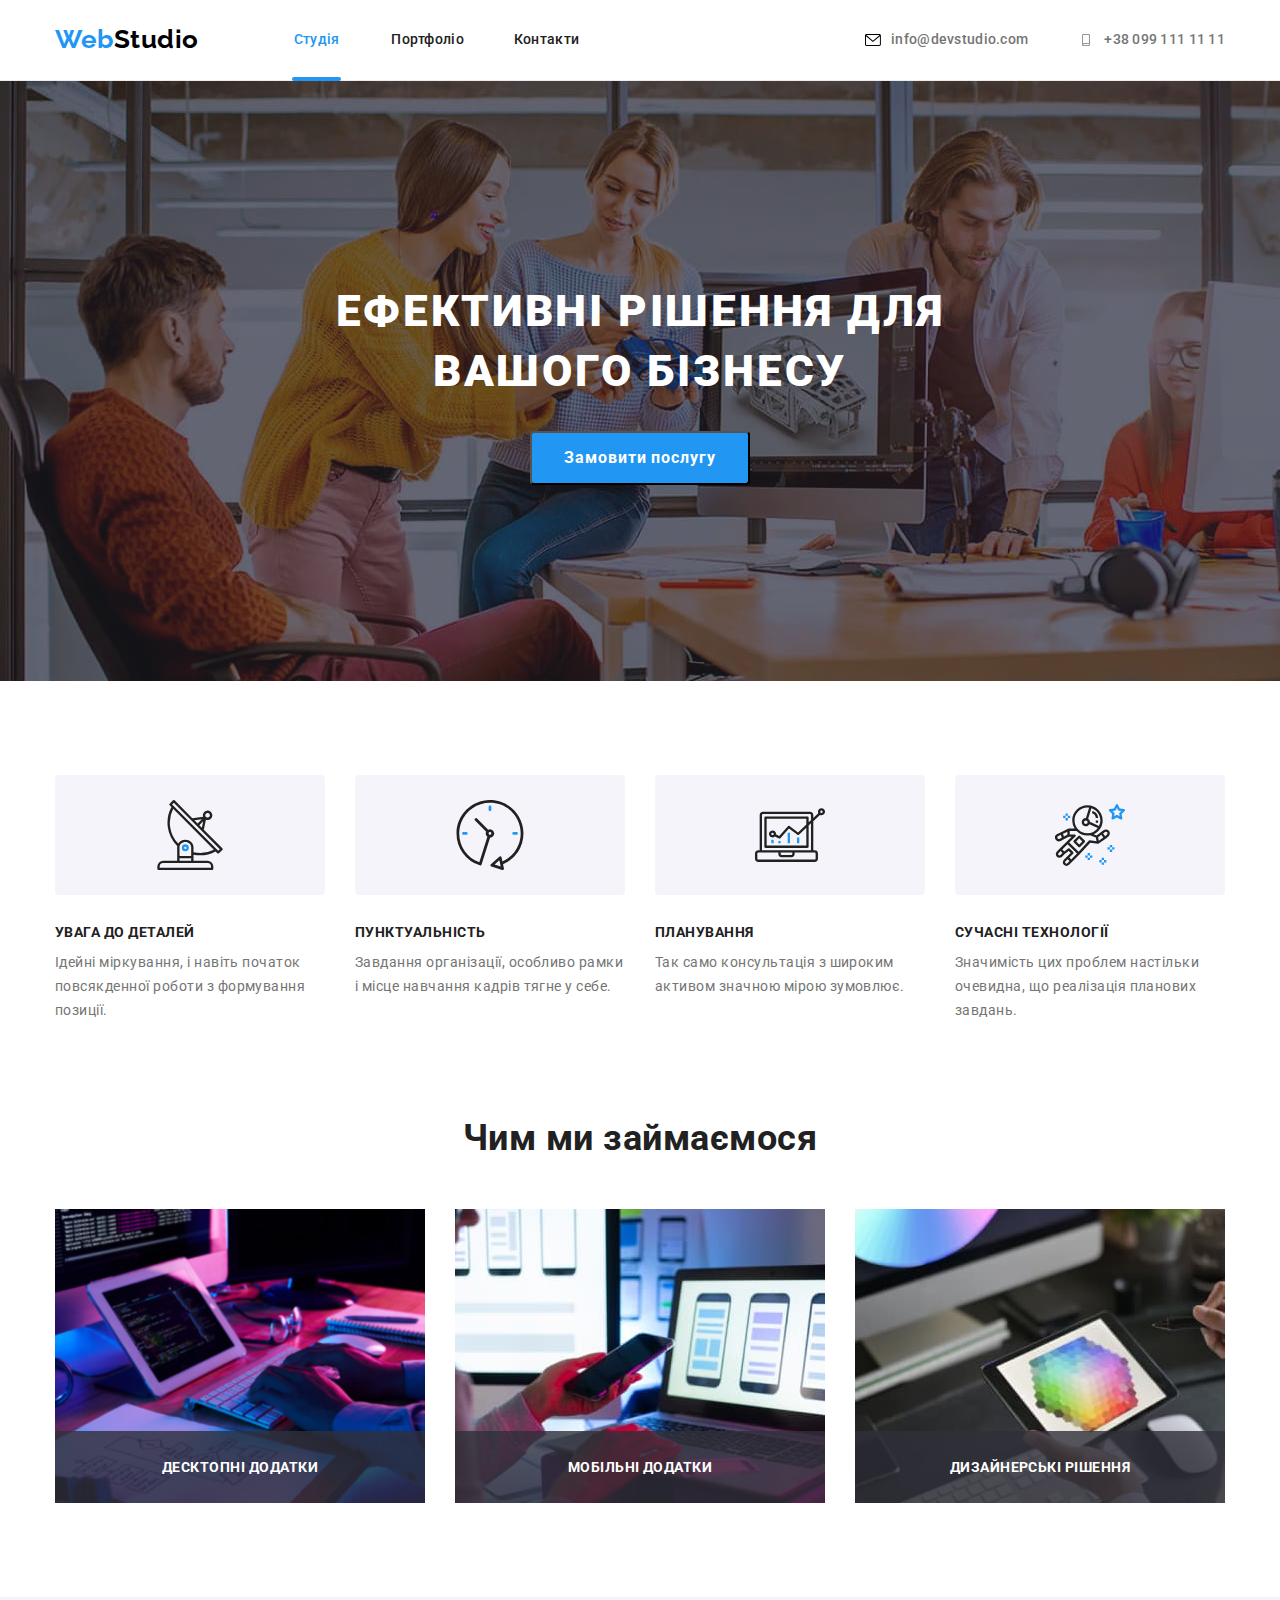
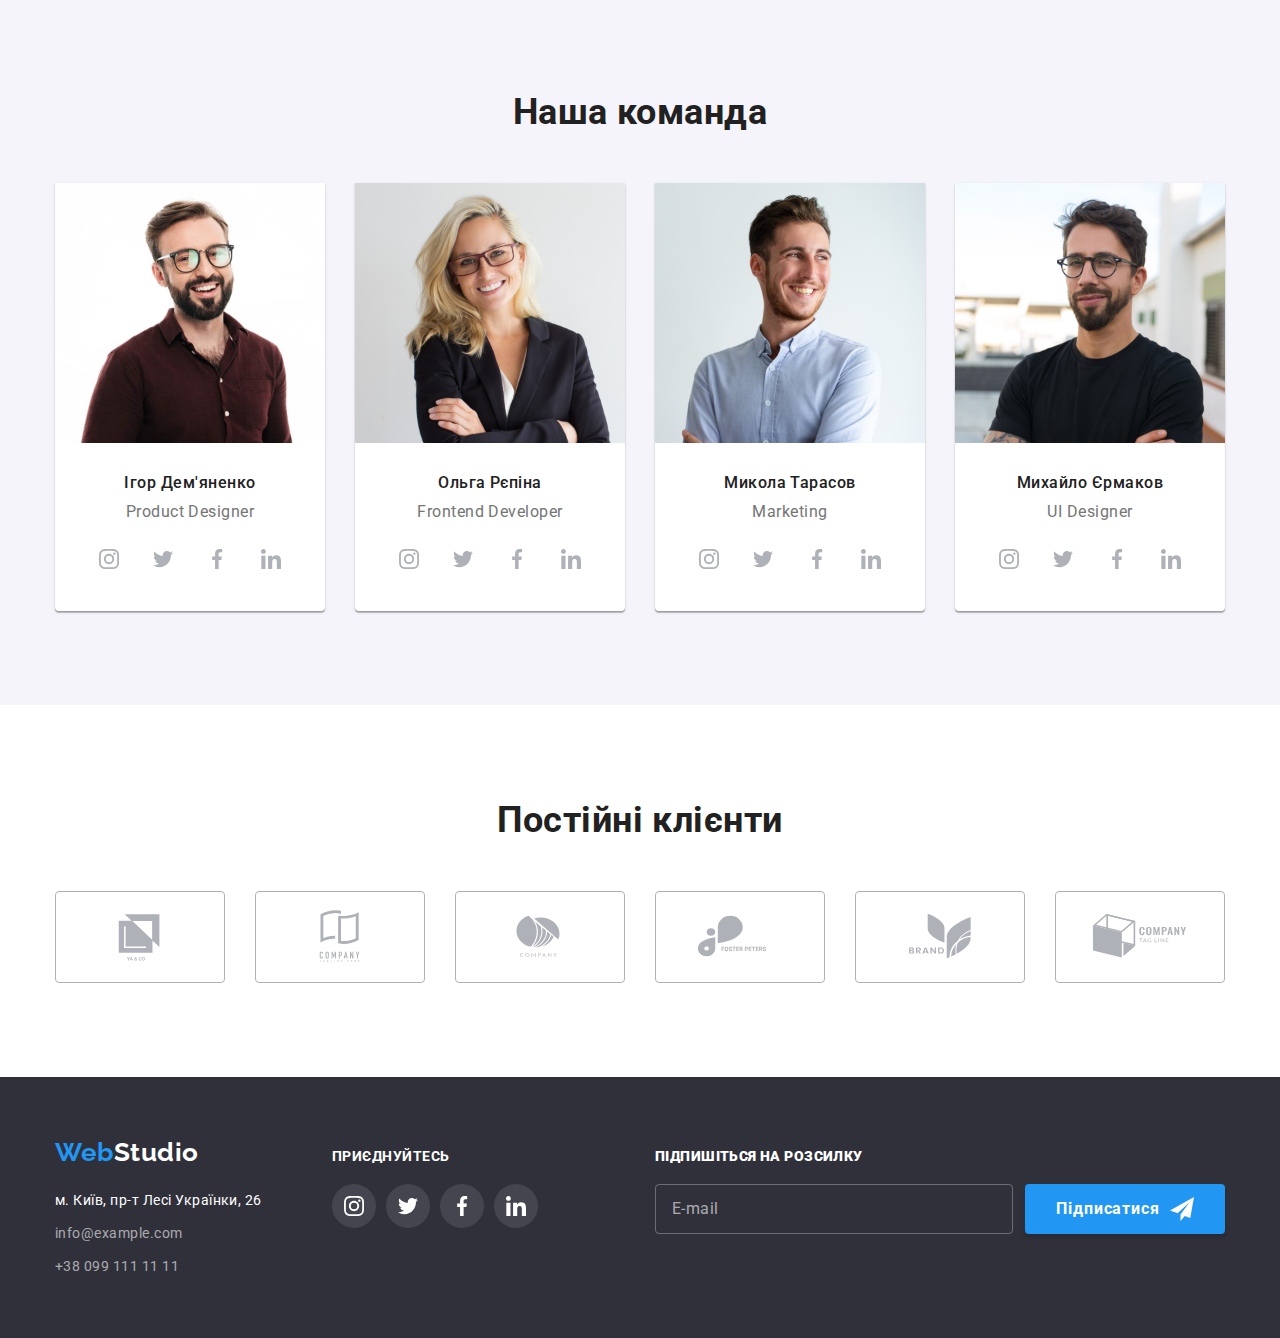
<file: index.html>
<!DOCTYPE html>
<html lang="ru">
  <head>
    <meta charset="UTF-8" />
    <meta http-equiv="X-UA-Compatible" content="IE=edge" />
    <meta name="viewport" content="width=device-width, initial-scale=1.0" />
    <title>WebStudio</title>
    <link rel="preconnect" href="https://fonts.googleapis.com" />
    <link rel="preconnect" href="https://fonts.gstatic.com" crossorigin />
    <link
      href="https://fonts.googleapis.com/css2?family=Raleway:wght@700&family=Roboto:wght@400;500;700;900&display=swap"
      rel="stylesheet"
    />
    <link
      rel="stylesheet"
      href="https://cdnjs.cloudflare.com/ajax/libs/modern-normalize/1.1.0/modern-normalize.min.css"
    />
    <link rel="stylesheet" href="./css/main.min.css">
  </head>

  <body>

    <!--Шапка сайта-->
    
    <header class="header">
      <div class="header__container container">
        <nav class="header__nav">
          <a href="./index.html" lang="en" class="logo link"
            >Web<span class="logo__accent--black">Studio</span></a
          >
          <ul class="header__list list">
            <li class="header__item">
              <a href="./index.html" class="header__link link header__link--current"
                >Студія
              </a>
            </li>
            <li class="header__item">
              <a href="./portfolio.html" class="header__link link"
                >Портфоліо</a
              >
            </li>
            <li class="header__item">
              <a href="#" class="header__link link">Контакти</a>
            </li>
          </ul>
        </nav>

        <ul class="contacts list">
          <li class="contacts__item">
            <a
              href="mailto:info@devstudio.com"
              class="contacts__link link"
            >
              <svg class="contact__icon" width="16" height="12">
                <use href="./images/icons.svg#icon-massage"></use>
              </svg>
              info@devstudio.com
            </a>
          </li>
          <li class="contacts__item">
            <a href="tel:+380991111111" class="contacts__link link">
              <svg class="contacts__icon" width="16" height="12">
                <use href="./images/icons.svg#icon-smartphone"></use>
              </svg>
              +38 099 111 11 11
            </a>
          </li>
        </ul>

      </div>
    </header>
    <main>

      <!--Hero-->

      <section class="hero owerlay">
        <div class="container">
          <h1 class="hero__title">Ефективні рішення для вашого бізнесу</h1>
          <button type="button" class="hero__btn" data-modal-open>
            Замовити послугу
          </button>
        </div>
      </section>

      <!--Benefits-->

      <section class="benefits section">
        <div class="container">

          <h2 class="visually-hidden">Переваги</h2>

          <ul class="benefits__list list">
            <li class="benefits__item">
              <div class="benefits__container">
                <svg class="benefits__icon" width="70" height="70">
                  <use href="./images/icons.svg#icon-antena"></use>
                </svg>
              </div>
              <h3 class="benefits__title">Увага до деталей</h3>
              <p class="benefits__descr">
                Ідейні міркування, і навіть початок повсякденної роботи з
                формування позиції.
              </p>
            </li>
            <li class="benefits__item">
              <div class="benefits__container">
                <svg class="benefits__icon" width="70" height="70">
                  <use href="./images/icons.svg#icon-clock"></use>
                </svg>
              </div>
              <h3 class="benefits__title">Пунктуальність</h3>
              <p class="benefits__descr">
                Завдання організації, особливо рамки і місце навчання кадрів
                тягне у себе.
              </p>
            </li>
            <li class="benefits__item">
              <div class="benefits__container">
                <svg class="benefits__icon" width="70" height="70">
                  <use href="./images/icons.svg#icon-diagram"></use>
                </svg>
              </div>
              <h3 class="benefits__title">Планування</h3>
              <p class="benefits__descr">
                Так само консультація з широким активом значною мірою зумовлює.
              </p>
            </li>
            <li class="benefits__item">
              <div class="benefits__container">
                <svg class="benefits__icon" width="70" height="70">
                  <use href="./images/icons.svg#icon-astronaut"></use>
                </svg>
              </div>
              <h3 class="benefits__title">Сучасні технології</h3>
              <p class="benefits__descr">
                Значимість цих проблем настільки очевидна, що реалізація
                планових завдань.
              </p>
            </li>
          </ul>
        </div>
      </section>

      <!--Actions-->
      
      <section class="actions section">
        <div class="container">
          <h2 class="actions__title title">Чим ми займаємося</h2>
          <ul class="actions__list list">
            <li class="actions__item">
              <div class="actions__thumb">
                <img
                  src="./images/action1.jpg"
                  alt="Процесс створення додатку"
                  width="370"
                  height="294"
                  class="actions__img"
                />
                <p class="actions__descr">Десктопні додатки</p>
              </div>
            </li>
            <li class="actions__item">
              <div class="actions__thumb">
                <img
                  src="./images/action2.jpg"
                  alt="Процесс створення додатку"
                  width="370"
                  height="294"
                  class="actions__img"
                />
                <p class="actions__descr">Мобільні додатки</p>
              </div>
            </li>
            <li class="actions__item">
              <div class="actions__thumb">
                <img
                  src="./images/action3.jpg"
                  alt="Процесс розробки дизайну"
                  width="370"
                  height="294"
                  class="actions__img"
                />
                <p class="actions__descr">Дизайнерські рішення</p>
              </div>
            </li>
          </ul>
        </div>
      </section>

      <!--Команда-->
      <section class="team section">
        <div class="container">
          <h2 class="team__title title">Наша команда</h2>
          <ul class="team__list list">
            <li class="team__item">
              <img
                src="./images/mentor1.jpg"
                alt="Игорь Демьяненко"
                width="270"
                height="260"
                class="team__img"
              />
              <div class="team__container">
                <h3 class="team__sub-title">Ігор Дем'яненко</h3>
                <p lang="en" class="team__descr">Product Designer</p>
                <ul class="social list">
                  <li class="social__item">
                    <a href="" class="social__link link">
                      <svg class="social__icon" width="20" height="20">
                        <use href="./images/icons.svg#icon-instagram"></use>
                      </svg>
                    </a>
                  </li>
                  <li class="social__item">
                    <a href="" class="social__link link"
                      ><svg class="social__icon" width="20" height="20">
                        <use href="./images/icons.svg#icon-twitter"></use></svg
                    ></a>
                  </li>
                  <li class="social__item">
                    <a href="" class="social__link link"
                      ><svg class="social__icon" width="20" height="20">
                        <use href="./images/icons.svg#icon-facebook"></use></svg
                    ></a>
                  </li>
                  <li class="social__item">
                    <a href="" class="social__link link"
                      ><svg class="social__icon" width="20" height="20">
                        <use href="./images/icons.svg#icon-linkedin"></use></svg
                    ></a>
                  </li>
                </ul>
              </div>
            </li>
            <li class="team__item">
              <img
                src="./images/mentor2.jpg"
                alt="Ольга Репина"
                width="270"
                height="260"
                class="team__img"
              />
              <div class="team__container">
                <h3 class="team__sub-title">Ольга Рєпіна</h3>
                <p lang="en" class="team__descr">Frontend Developer</p>
                <ul class="social list">
                  <li class="social__item">
                    <a href="" class="social__link link">
                      <svg class="social__icon" width="20" height="20">
                        <use href="./images/icons.svg#icon-instagram"></use>
                      </svg>
                    </a>
                  </li>
                  <li class="social__item">
                    <a href="" class="social__link link"
                      ><svg class="social__icon" width="20" height="20">
                        <use href="./images/icons.svg#icon-twitter"></use></svg
                    ></a>
                  </li>
                  <li class="social__item">
                    <a href="" class="social__link link"
                      ><svg class="social__icon" width="20" height="20">
                        <use href="./images/icons.svg#icon-facebook"></use></svg
                    ></a>
                  </li>
                  <li class="social__item">
                    <a href="" class="social__link link"
                      ><svg class="social__icon" width="20" height="20">
                        <use href="./images/icons.svg#icon-linkedin"></use></svg
                    ></a>
                  </li>
                </ul>
              </div>
            </li>
            <li class="team__item">
              <img
                src="./images/mentor3.jpg"
                alt="Николай Тарасов"
                width="270"
                height="260"
                class="team__img"
              />
              <div class="team__container">
                <h3 class="team__sub-title">Микола Тарасов</h3>
                <p lang="en" class="team__descr">Marketing</p>
                <ul class="social list">
                  <li class="social__item">
                    <a href="" class="social__link link">
                      <svg class="social__icon" width="20" height="20">
                        <use href="./images/icons.svg#icon-instagram"></use>
                      </svg>
                    </a>
                  </li>
                  <li class="social__item">
                    <a href="" class="social__link link"
                      ><svg class="social__icon" width="20" height="20">
                        <use href="./images/icons.svg#icon-twitter"></use></svg
                    ></a>
                  </li>
                  <li class="social__item">
                    <a href="" class="social__link link"
                      ><svg class="social__icon" width="20" height="20">
                        <use href="./images/icons.svg#icon-facebook"></use></svg
                    ></a>
                  </li>
                  <li class="social__item">
                    <a href="" class="social__link link"
                      ><svg class="social__icon" width="20" height="20">
                        <use href="./images/icons.svg#icon-linkedin"></use></svg
                    ></a>
                  </li>
                </ul>
              </div>
            </li>
            <li class="team__item">
              <img
                src="./images/mentor4.jpg"
                alt="Михаил Ермаков"
                width="270"
                height="260"
                class="team__img"
              />
              <div class="team__container">
                <h3 class="team__sub-title">Михайло Єрмаков</h3>
                <p lang="en" class="team__descr">UI Designer</p>
                <ul class="social list">
                  <li class="social__item">
                    <a href="" class="social__link link">
                      <svg class="social__icon" width="20" height="20">
                        <use href="./images/icons.svg#icon-instagram"></use>
                      </svg>
                    </a>
                  </li>
                  <li class="social__item">
                    <a href="" class="social__link link"
                      ><svg class="social__icon" width="20" height="20">
                        <use href="./images/icons.svg#icon-twitter"></use></svg
                    ></a>
                  </li>
                  <li class="social__item">
                    <a href="" class="social__link link"
                      ><svg class="social__icon" width="20" height="20">
                        <use href="./images/icons.svg#icon-facebook"></use></svg
                    ></a>
                  </li>
                  <li class="social__item">
                    <a href="" class="social__link link"
                      ><svg class="social__icon" width="20" height="20">
                        <use href="./images/icons.svg#icon-linkedin"></use></svg
                    ></a>
                  </li>
                </ul>
              </div>
            </li>
          </ul>
        </div>
      </section>

      <!-- Клиенты -->

      <section class="clients section">
        <div class="container">
          <h2 class="clients__title title">Постійні клієнти</h2>
          <ul class="logotipes list">
            <li class="logotipes__item">
              <a href="" class="logotipes__link link">
                <svg class="logotipes__icon" width="106" height="60">
                  <use href="./images/icons.svg#icon-yaco"></use>
                </svg>
              </a>
            </li>
            <li class="logotipes__item">
              <a href="" class="logotipes__link link">
                <svg class="logotipes__icon" width="106" height="60">
                  <use href="./images/icons.svg#icon-company-th"></use>
                </svg>
              </a>
            </li>
            <li class="logotipes__item">
              <a href="" class="logotipes__link link">
                <svg class="logotipes__icon" width="106" height="60">
                  <use href="./images/icons.svg#icon-company"></use>
                </svg>
              </a>
            </li>
            <li class="logotipes__item">
              <a href="" class="logotipes__link link">
                <svg class="logotipes__icon" width="106" height="60">
                  <use href="./images/icons.svg#icon-fp"></use>
                </svg>
              </a>
            </li>
            <li class="logotipes__item">
              <a href="" class="logotipes__link link">
                <svg class="logotipes__icon" width="106" height="60">
                  <use href="./images/icons.svg#icon-brand"></use>
                </svg>
              </a>
            </li>
            <li class="logotipes__item">
              <a href="" class="logotipes__link link">
                <svg class="logotipes__icon" width="106" height="60">
                  <use href="./images/icons.svg#icon-company-tl"></use>
                </svg>
              </a>
            </li>
          </ul>
        </div>
      </section>
    </main>

    <!-- FOOTER -->

    <footer class="footer">
      <div class="container footer__container">
        <div>
          <a href="./index.html" lang="en" class="logo link"
            >Web<span class="logo__accent--white">Studio</span></a
          >
          <address class="address">
            <p class="address__text">м. Київ, пр-т Лесі Українки, 26</p>
            <ul class="address__list list">
              <li class="address__item">
                <a href="mailto:info@example.com" class="address__link link"
                  >info@example.com</a
                >
              </li>
              <li class="address_item">
                <a href="tel:+380991111111" class="address__link link">
                  +38 099 111 11 11
                </a>
              </li>
            </ul>
          </address>
        </div>

        <div class="join">
          <h2 class="join__title">Приєднуйтесь</h2>
          <ul class="join__list list">
            <li class="join__item">
              <a href="" class="join__link link">
                <svg class="join__icon" width="20" height="20px">
                  <use href="./images/icons.svg#icon-instagram"></use>
                </svg>
              </a>
            </li>
            <li class="join__item">
              <a href="" class="join__link link">
                <svg class="join__icon" width="20" height="20px">
                  <use href="./images/icons.svg#icon-twitter"></use>
                </svg>
              </a>
            </li>
            <li class="join__item">
              <a href="" class="join__link link">
                <svg class="join__icon" width="20" height="20px">
                  <use href="./images/icons.svg#icon-facebook"></use>
                </svg>
              </a>
            </li>
            <li class="join__item">
              <a href="" class="join__link link">
                <svg class="join__icon" width="20" height="20px">
                  <use href="./images/icons.svg#icon-linkedin"></use>
                </svg>
              </a>
            </li>
          </ul>
        </div>
        
        <form class="footer-form">
          <div class="footer-form__container">
            <div class="footer-form__wrap">
              <label for="footer-input" class="footer-form__label"
                ><b>Підпишіться на розсилку</b></label
              >
              <input
                type="email"
                id="footer-input"
                class="footer-form__input"
                name="footer-mail"
                placeholder="E-mail"
              />
            </div>
            <button type="submit" class="footer-form__button">
              Підписатися
              <svg class="footer-form__icon" width="24" height="24">
                <use href="./images/icons.svg#icon-send"></use>
              </svg>
            </button>
          </div>
        </form>
      </div>
    </footer>

    <!-- MODAL -->

    <div class="backdrop is-hidden" data-modal>
      <div class="modal">
        <button type="button" class="modal__close" data-modal-close>
          <svg class="modal__icon" width="18" height="18">
            <use href="./images/icons.svg#icon-modal-close-button"></use>
          </svg>
        </button>
        <h2 class="modal__title">Залиште свої дані, ми вам передзвонимо</h2>
        <form class="modal-form">
          <div class="modal-form__field">
            <label for="name" class="modal-form__label">Ім'я</label>
            <div class="modal-form__wrap">
              <input
                type="text"
                name="name"
                id="name"
                class="modal-form__input"
              />
              <svg class="modal-form__icon" width="18" height="18">
                <use href="./images/icons.svg#icon-person"></use>
              </svg>
            </div>
          </div>
          <div class="modal-form__field">
            <label for="phone" class="modal-form__label">Телефон</label>
            <div class="modal-form__wrap">
              <input
                type="text"
                name="phone"
                id="phone"
                class="modal-form__input"
              />
              <svg class="modal-form__icon" width="18" height="18">
                <use href="./images/icons.svg#icon-phone-black"></use>
              </svg>
            </div>
          </div>
          <div class="modal-form__field">
            <label for="mail" class="modal-form__label">Пошта</label>
            <div class="modal-form__wrap">
              <input
                type="email"
                name="mail"
                id="mail"
                class="modal-form__input"
              />
              <svg class="modal-form__icon" width="18" height="18">
                <use href="./images/icons.svg#icon-email"></use>
              </svg>
            </div>
          </div>
          <label for="comment" class="modal-form__label">Коментар</label>
          <textarea
            name="comment"
            id="comment"
            class="modal-form__textarea"
            placeholder="Введіть текст"
          ></textarea>
          <div class="policy">
            <input
              type="checkbox"
              id="policy"
              name="policy"
              class="policy__input visually-hidden"
              value="true"
              required
            />
            <label for="policy" class="policy__label">
              <span class="policy__check">
                <svg class="policy__icon" width="13" height="10">
                  <use href="./images/icons.svg#icon-policy-icon"></use>
                </svg>
              </span>
              Погоджуюся з розсилкою та приймаю
              <a href="" class="policy__link link">Умови договору</a>
            </label>
          </div>
          <button type="submit" class="modal-form__btn">Відправити</button>
        </form>
      </div>
    </div>
    <script src="./js/modal.js"></script>
  </body>
</html>
</file>
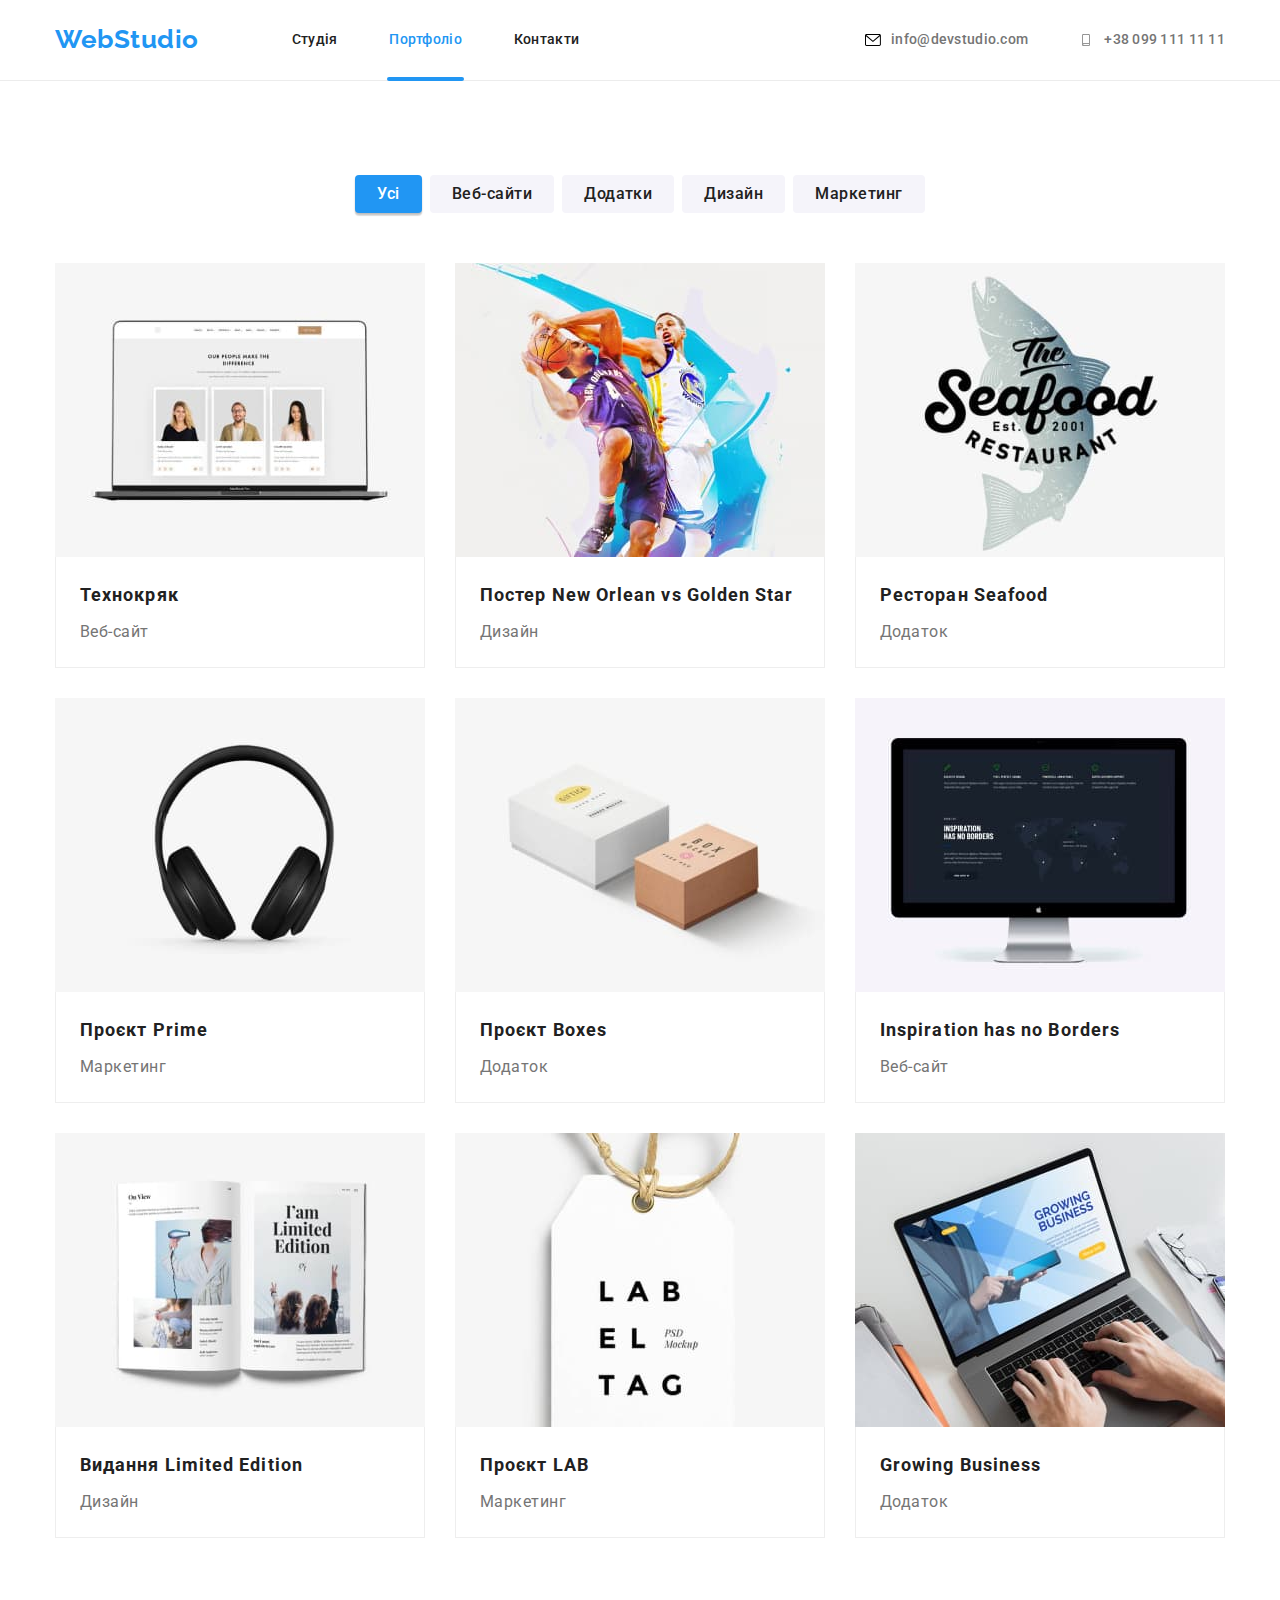
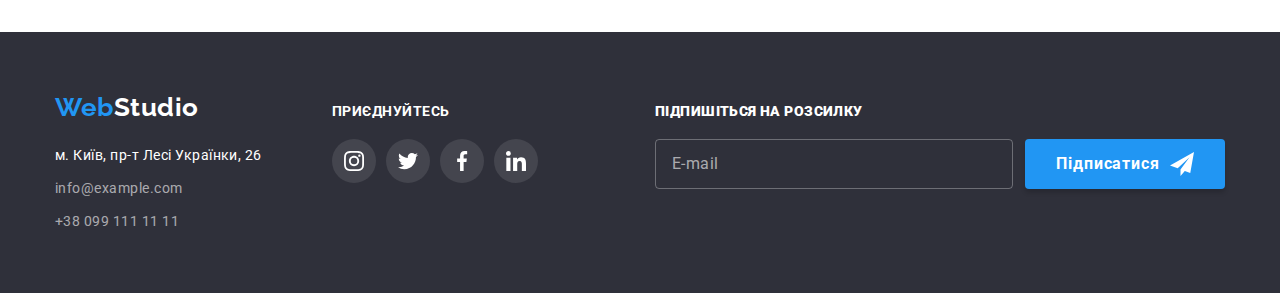
<file: portfolio.html>
<!DOCTYPE html>
<html lang="uk">
  <head>
    <meta charset="UTF-8" />
    <meta http-equiv="X-UA-Compatible" content="IE=edge" />
    <meta name="viewport" content="width=device-width, initial-scale=1.0" />
    <title>Portfolio</title>
    <link rel="preconnect" href="https://fonts.googleapis.com" />
    <link rel="preconnect" href="https://fonts.gstatic.com" crossorigin />
    <link
      href="https://fonts.googleapis.com/css2?family=Raleway:wght@700&family=Roboto:wght@400;500;700;900&display=swap"
      rel="stylesheet"
    />
    <link
      rel="stylesheet"
      href="https://cdnjs.cloudflare.com/ajax/libs/modern-normalize/1.1.0/modern-normalize.min.css"
    />
    <link rel="stylesheet" href="./css/main.min.css">
  </head>

  <body>
    <!--Шапка сайта-->
    <header class="header">
      <div class="header__container container">
        <nav class="header__nav">
          <a href="./index.html" lang="en" class="logo link"
            >Web<span class="logo__accent">Studio</span></a
          >
          <ul class="header__list list">
            <li class="header__item">
              <a href="./index.html" class="header__link link"
                >Студія
              </a>
            </li>
            <li class="header__item">
              <a href="./portfolio.html" class="header__link link header__link--current"
                >Портфоліо</a
              >
            </li>
            <li class="header__item">
              <a href="#" class="header__link link">Контакти</a>
            </li>
          </ul>
        </nav>

        <ul class="contacts list">
          <li class="contacts__item">
            <a
              href="mailto:info@devstudio.com"
              class="contacts__link link"
            >
              <svg class="contact__icon" width="16" height="12">
                <use href="./images/icons.svg#icon-massage"></use>
              </svg>
              info@devstudio.com
            </a>
          </li>
          <li class="contacts__item">
            <a href="tel:+380991111111" class="contacts__link link">
              <svg class="contacts__icon" width="16" height="12">
                <use href="./images/icons.svg#icon-smartphone"></use>
              </svg>
              +38 099 111 11 11
            </a>
          </li>
        </ul>

      </div>
    </header>

    <main>

      <!-- Specifications -->

      <section class="portfolio section">
        <div class="container">
          <h1 class="visually-hidden">Портфоліо</h1>
          <ul class="switch list">
            <li>
              <button type="button" class="switch__btn switch__btn--current">
                Усі
              </button>
            </li>
            <li>
              <button type="button" class="switch__btn">Веб-сайти</button>
            </li>
            <li>
              <button type="button" class="switch__btn">Додатки</button>
            </li>
            <li><button type="button" class="switch__btn">Дизайн</button></li>
            <li>
              <button type="button" class="switch__btn">Маркетинг</button>
            </li>
          </ul>

          <ul class="portfolio__list list">
            <li class="portfolio__item">
              <a href="" class="portfolio__link link">
                <div class="portfolio__thumb">
                  <img
                    src="./images/specification1.jpg"
                    alt="Ноутбук"
                    width="370"
                    height="294"
                    class="portfolio__img"
                  />
                    <p class="portfolio__descr">
                      Ресурс пропонує комплексні пропозиції з різним рівнем
                      функціоналу та сервісів. Все це дозволить відвідувачу
                      отримати вичерпні відомості про компанію чи приватну
                      особу.
                    </p>
                  </div>
                <div class="portfolio__container">
                  <h2 class="portfolio__sub-title">Технокряк</h2>
                  <p class="portfolio__text">Веб-сайт</p>
                </div>
              </a>
            </li>
            <li class="portfolio__item">
              <a href="" class="portfolio__link link">
                <div class="portfolio__thumb">
                  <img
                    src="./images/specification2.jpg"
                    alt="Двоє чоловіків грають у баскетбол"
                    width="370"
                    height="294"
                    class="portfolio__img"
                  />
                    <p class="portfolio__descr">
                      Ресурс пропонує комплексні пропозиції з різним рівнем
                      функціоналу та сервісів. Все це дозволить відвідувачу
                      отримати вичерпні відомості про компанію чи приватну
                      особу.
                    </p>
                  </div>
                <div class="portfolio__container">
                  <h2 class="portfolio__sub-title">
                    Постер
                    <span lang="en">New Orlean vs Golden Star</span>
                  </h2>
                  <p class="portfolio__text">Дизайн</p>
                </div>
              </a>
            </li>
            <li class="portfolio__item">
              <a href="" class="portfolio__link link">
                <div class="portfolio__thumb">
                  <img
                    src="./images/specification3.jpg"
                    alt="Логотип ресторану"
                    width="370"
                    height="294"
                    class="portfolio__img"
                  />
                    <p class="portfolio__descr">
                      Ресурс пропонує комплексні пропозиції з різним рівнем
                      функціоналу та сервісів. Все це дозволить відвідувачу
                      отримати вичерпні відомості про компанію чи приватну
                      особу.
                    </p>
                  </div>
                <div class="portfolio__container">
                  <h2 class="portfolio__sub-title">
                    Ресторан
                    <span lang="en">Seafood</span>
                  </h2>
                  <p class="portfolio__text">Додаток</p>
                </div>
              </a>
            </li>
            <li class="portfolio__item">
              <a href="" class="portfolio__link link">
                <div class="portfolio__thumb">
                  <img
                    src="./images/specification4.jpg"
                    alt="Навушники"
                    width="370"
                    height="294"
                    class="portfolio__img"
                  />
                    <p class="portfolio__descr">
                      Ресурс пропонує комплексні пропозиції з різним рівнем
                      функціоналу та сервісів. Все це дозволить відвідувачу
                      отримати вичерпні відомості про компанію чи приватну
                      особу.
                    </p>
                  </div>
                <div class="portfolio__container">
                  <h2 class="portfolio__sub-title">
                    Проєкт <span lang="en">Prime</span>
                  </h2>
                  <p class="portfolio__text">Маркетинг</p>
                </div>
              </a>
            </li>
            <li class="portfolio__item">
              <a href="" class="portfolio__link link">
                <div class="portfolio__thumb">
                  <img
                    src="./images/specification5.jpg"
                    alt="Дві коробки"
                    width="370"
                    height="294"
                    class="portfolio__img"
                  />
                    <p class="portfolio__descr">
                      Ресурс пропонує комплексні пропозиції з різним рівнем
                      функціоналу та сервісів. Все це дозволить відвідувачу
                      отримати вичерпні відомості про компанію чи приватну
                      особу.
                    </p>
                  </div>
                <div class="portfolio__container">
                  <h2 class="portfolio__sub-title">
                    Проєкт <span lang="en">Boxes</span>
                  </h2>
                  <p class="portfolio__text">Додаток</p>
                </div>
              </a>
            </li>
            <li class="portfolio__item">
              <a href="" class="portfolio__link link">
                <div class="portfolio__thumb">
                  <img
                    src="./images/specification6.jpg"
                    alt="Монітор"
                    width="370"
                    height="294"
                    class="portfolio__img"
                  />
                    <p class="portfolio__descr">
                      Ресурс пропонує комплексні пропозиції з різним рівнем
                      функціоналу та сервісів. Все це дозволить відвідувачу
                      отримати вичерпні відомості про компанію чи приватну
                      особу.
                    </p>
                  </div>
                <div class="portfolio__container">
                  <h2 lang="en" class="portfolio__sub-title">
                    Inspiration has no Borders
                  </h2>
                  <p class="portfolio__text">Веб-сайт</p>
                </div>
              </a>
            </li>
            <li class="portfolio__item">
              <a href="" class="portfolio__link link">
                <div class="portfolio__thumb">
                  <img
                    src="./images/specification7.jpg"
                    alt="Книга"
                    width="370"
                    height="294"
                    class="portfolio__img"
                  />
                    <p class="portfolio__descr">
                      Ресурс пропонує комплексні пропозиції з різним рівнем
                      функціоналу та сервісів. Все це дозволить відвідувачу
                      отримати вичерпні відомості про компанію чи приватну
                      особу.
                    </p>
                  </div>
                <div class="portfolio__container">
                  <h2 class="portfolio__sub-title">
                    Видання
                    <span lang="en">Limited Edition</span>
                  </h2>
                  <p class="portfolio__text">Дизайн</p>
                </div>
              </a>
            </li>
            <li class="portfolio__item">
              <a href="" class="portfolio__link link">
                <div class="portfolio__thumb">
                  <img
                    src="./images/specification8.jpg"
                    alt="Ярлик"
                    width="370"
                    height="294"
                    class="portfolio__img"
                  />
                    <p class="portfolio__descr">
                      Ресурс пропонує комплексні пропозиції з різним рівнем
                      функціоналу та сервісів. Все це дозволить відвідувачу
                      отримати вичерпні відомості про компанію чи приватну
                      особу.
                    </p>
                  </div>
                <div class="portfolio__container">
                  <h2 class="portfolio__sub-title">Проєкт LAB</h2>
                  <p class="portfolio__text">Маркетинг</p>
                </div>
              </a>
            </li>
            <li class="portfolio__item">
              <a href="" class="portfolio__link link">
                <div class="portfolio__thumb">
                  <img
                    src="./images/specification9.jpg"
                    alt="Друк на ноутбуці"
                    width="370"
                    height="294"
                    class="portfolio__img"
                  />
                    <p class="portfolio__descr">
                      Ресурс пропонує комплексні пропозиції з різним рівнем
                      функціоналу та сервісів. Все це дозволить відвідувачу
                      отримати вичерпні відомості про компанію чи приватну
                      особу.
                    </p>
                  </div>
                <div class="portfolio__container">
                  <h2 lang="en" class="portfolio__sub-title">
                    Growing Business
                  </h2>
                  <p class="portfolio__text">Додаток</p>
                </div>
              </a>
            </li>
          </ul>
        </div>
      </section>
    </main>

    <!-- Footer -->

    <footer class="footer">
      <div class="container footer__container">
        <div>
          <a href="./index.html" lang="en" class="logo link"
            >Web<span class="logo__accent--white">Studio</span></a
          >
          <address class="address">
            <p class="address__text">м. Київ, пр-т Лесі Українки, 26</p>
            <ul class="address__list list">
              <li class="address__item">
                <a href="mailto:info@example.com" class="address__link link"
                  >info@example.com</a
                >
              </li>
              <li class="address_item">
                <a href="tel:+380991111111" class="address__link link">
                  +38 099 111 11 11
                </a>
              </li>
            </ul>
          </address>
        </div>

        <div class="join">
          <h2 class="join__title">Приєднуйтесь</h2>
          <ul class="join__list list">
            <li class="join__item">
              <a href="" class="join__link link">
                <svg class="join__icon" width="20" height="20px">
                  <use href="./images/icons.svg#icon-instagram"></use>
                </svg>
              </a>
            </li>
            <li class="join__item">
              <a href="" class="join__link link">
                <svg class="join__icon" width="20" height="20px">
                  <use href="./images/icons.svg#icon-twitter"></use>
                </svg>
              </a>
            </li>
            <li class="join__item">
              <a href="" class="join__link link">
                <svg class="join__icon" width="20" height="20px">
                  <use href="./images/icons.svg#icon-facebook"></use>
                </svg>
              </a>
            </li>
            <li class="join__item">
              <a href="" class="join__link link">
                <svg class="join__icon" width="20" height="20px">
                  <use href="./images/icons.svg#icon-linkedin"></use>
                </svg>
              </a>
            </li>
          </ul>
        </div>
        
        <form class="footer-form">
          <div class="footer-form__container">
            <div class="footer-form__wrap">
              <label for="footer-input" class="footer-form__label"
                ><b>Підпишіться на розсилку</b></label
              >
              <input
                type="email"
                id="footer-input"
                class="footer-form__input"
                name="footer-mail"
                placeholder="E-mail"
              />
            </div>
            <button type="submit" class="footer-form__button">
              Підписатися
              <svg class="footer-form__icon" width="24" height="24">
                <use href="./images/icons.svg#icon-send"></use>
              </svg>
            </button>
          </div>
        </form>
      </div>
    </footer>

  </body>
</html>
</file>
<file: css/main.min.css>
.policy__check,.policy__label,.modal__close,.footer-form__button,.join__link,.logotipes__link,.social__link,.benefits__container,.header__nav,.header__container{display:flex;justify-content:center;align-items:center}h1,h2,h3,h4,h5,h6,p{margin:0;padding:0}.link{text-decoration:none;display:block}.list{list-style:none;margin:0;padding:0}.visually-hidden{position:absolute;white-space:nowrap;width:1px;height:1px;overflow:hidden;border:0;padding:0;clip:rect(0 0 0 0);-webkit-clip-path:inset(50%);clip-path:inset(50%);margin:-1px}img{display:block;max-width:100%;height:auto}.link:hover,.link:focus{color:#2196f3}/*! modern-normalize v1.1.0 | MIT License | https://github.com/sindresorhus/modern-normalize */*,::before,::after{box-sizing:border-box}html{line-height:1.15;-webkit-text-size-adjust:100%;-moz-tab-size:4;-o-tab-size:4;tab-size:4}body{margin:0;font-family:system-ui,-apple-system,"Segoe UI",Roboto,Helvetica,Arial,sans-serif,"Apple Color Emoji","Segoe UI Emoji"}hr{height:0;color:inherit}abbr[title]{-webkit-text-decoration:underline dotted;text-decoration:underline dotted}b,strong{font-weight:bolder}code,kbd,samp,pre{font-family:ui-monospace,SFMono-Regular,Consolas,"Liberation Mono",Menlo,monospace;font-size:1em}small{font-size:80%}sub,sup{font-size:75%;line-height:0;position:relative;vertical-align:baseline}sub{bottom:-0.25em}sup{top:-0.5em}table{text-indent:0;border-color:inherit}button,input,optgroup,select,textarea{font-family:inherit;font-size:100%;line-height:1.15;margin:0}button,select{text-transform:none}button,[type=button],[type=reset],[type=submit]{-webkit-appearance:button}::-moz-focus-inner{border-style:none;padding:0}:-moz-focusring{outline:1px dotted ButtonText}:-moz-ui-invalid{box-shadow:none}legend{padding:0}progress{vertical-align:baseline}::-webkit-inner-spin-button,::-webkit-outer-spin-button{height:auto}[type=search]{-webkit-appearance:textfield;outline-offset:-2px}::-webkit-search-decoration{-webkit-appearance:none}::-webkit-file-upload-button{-webkit-appearance:button;font:inherit}summary{display:list-item}body{font-family:"Roboto",sans-serif;color:#757575;background-color:#fff;letter-spacing:.03em}.container{margin:0 auto;width:1200px;padding:0 15px}.logo{color:#2196f3;font-family:"Raleway",sans-serif;font-weight:700;letter-spacing:.02em;font-size:26px;line-height:1.2;text-decoration:none}.section{padding:94px 0}.title{font-size:36px;line-height:1.1666666667;text-align:center;color:#212121}.header{border-bottom:1px solid #ececec}.header__list{display:flex;-moz-column-gap:50px;column-gap:50px;margin-left:93px}.header__link{position:relative;padding:32px 0;font-weight:500;font-size:14px;line-height:1.14;letter-spacing:.02em;color:#212121;transition:color 250ms cubic-bezier(0.4, 0, 0.2, 1)}.logo__accent--black{color:#000}.header__link--current{color:#2196f3;padding-left:2px;padding-right:2px}.header__link--current::after{position:absolute;bottom:-1px;right:0;content:"";width:100%;height:4px;background-color:#2196f3;border-radius:2px}.contacts{display:flex;margin-left:auto;-moz-column-gap:50px;column-gap:50px}.contacts__link{padding:32px 0;display:flex;align-items:center;gap:10px;font-weight:500;font-size:14px;line-height:1.14;letter-spacing:.02em;color:inherit;transition:color 250ms cubic-bezier(0.4, 0, 0.2, 1)}.contacts__icon{fill:currentColor}.hero{padding:200px 0;background-color:#2f303a}.hero__title{max-width:696px;margin:0 auto 30px;color:#fff;font-weight:900;text-transform:uppercase;text-align:center;line-height:1.3636363636;letter-spacing:.06em;font-size:44px}.hero__btn{display:block;margin-left:auto;margin-right:auto;border-radius:4px;padding:10px 32px;font-family:inherit;font-weight:700;font-size:16px;line-height:1.875;letter-spacing:.06em;background-color:#2196f3;color:#fff;transition:background-color 250ms cubic-bezier(0.4, 0, 0.2, 1)}.hero__btn:hover,.hero__btn:focus{background-color:#188ce8}.owerlay{max-width:1600px;height:600px;margin-left:auto;margin-right:auto;background-image:linear-gradient(to right, rgba(47, 48, 58, 0.4), rgba(47, 48, 58, 0.4)),url(../images/hero-bgr.jpg)}.benefits{padding-bottom:0}.benefits__list{display:flex;gap:30px}.benefits__item{width:calc((100% - 90px)/4)}.benefits__container{width:270px;height:120px;background-color:#f5f4fa;border-radius:4px;margin-bottom:30px}.benefits__title{margin-bottom:10px;font-size:14px;line-height:1.14;text-transform:uppercase;color:#212121}.benefits__descr{font-size:14px;line-height:1.71}.actions__title{margin-bottom:50px}.actions__list{display:flex;-moz-column-gap:30px;column-gap:30px}.actions__item{width:calc((100% - 60px)/3)}.actions__thumb{position:relative}.actions__descr{position:absolute;width:100%;bottom:0;right:0;padding:28px;color:#fff;background-color:rgba(47,48,58,.8);font-weight:700;font-size:14px;line-height:1.1428571429;text-align:center;text-transform:uppercase}.team{background-color:#f5f4fa}.team__title{margin-bottom:50px}.team__list{display:flex;-moz-column-gap:30px;column-gap:30px}.team__item{width:calc((100% - 90px)/4);background-color:#fff;box-shadow:0px 1px 3px rgba(0,0,0,.12),0px 1px 1px rgba(0,0,0,.14),0px 2px 1px rgba(0,0,0,.2);border-radius:0px 0px 4px 4px}.team__container{padding:30px 0}.team__sub-title{margin-bottom:10px;font-weight:500;font-size:16px;line-height:1.1875;text-align:center;color:#212121}.team__descr{font-size:16px;line-height:1.1875;text-align:center;margin-bottom:16px}.social{display:flex;justify-content:center;gap:10px}.social__item{width:44px;height:44px}.social__link{width:100%;height:100%;border-radius:50%;fill:#afb1b8;background-color:inherit;transition:background-color 250ms cubic-bezier(0.4, 0, 0.2, 1),fill 250ms cubic-bezier(0.4, 0, 0.2, 1)}.social__link:hover,.social__link:focus{background-color:#2196f3;fill:#fff}.clients__title{margin-bottom:50px}.logotipes{display:flex;gap:30px}.logotipes__item{width:170px;height:92px}.logotipes__link{width:100%;height:100%;border:1px solid #afb1b8;border-radius:4px;fill:#afb1b8;transition:fill 250ms cubic-bezier(0.4, 0, 0.2, 1),border-color 250ms cubic-bezier(0.4, 0, 0.2, 1)}.logotipes__link:hover,.logotipes__link:focus{border-color:#2196f3;fill:#2196f3}.switch{display:flex;-moz-column-gap:8px;column-gap:8px;justify-content:center;margin-bottom:50px}.switch__btn{border-radius:4px;border:rgba(0,0,0,0);padding:6px 22px;font-family:inherit;font-weight:500;font-size:16px;line-height:1.63;letter-spacing:inherit;color:#212121;background-color:#f5f4fa;transition:background-color 250ms cubic-bezier(0.4, 0, 0.2, 1),color 250ms cubic-bezier(0.4, 0, 0.2, 1),box-shadow 250ms cubic-bezier(0.4, 0, 0.2, 1)}.switch__btn:hover,.switch__btn:focus{color:#fff;background-color:#2196f3;box-shadow:0px 3px 1px rgba(0,0,0,.1),0px 1px 2px rgba(0,0,0,.08),0px 2px 2px rgba(0,0,0,.12)}.switch__btn--current{color:#fff;background-color:#2196f3;box-shadow:0px 3px 1px rgba(0,0,0,.1),0px 1px 2px rgba(0,0,0,.08),0px 2px 2px rgba(0,0,0,.12)}.portfolio__list{display:flex;flex-wrap:wrap;gap:30px}.portfolio__item{flex-basis:calc((100% - 60px)/3)}.portfolio__link{transition:box-shadow 250ms cubic-bezier(0.4, 0, 0.2, 1)}.portfolio__link:hover,.portfolio__link:focus{box-shadow:0px 1px 1px rgba(0,0,0,.12),0px 4px 4px rgba(0,0,0,.06),1px 4px 6px rgba(0,0,0,.16)}.portfolio__thumb{position:relative;overflow:hidden}.portfolio__descr{position:absolute;top:0;left:0;width:100%;height:100%;background-color:rgba(33,150,243,.9);opacity:0;transform:translateY(100%);transition:transform 250ms cubic-bezier(0.4, 0, 0.2, 1),opacity 250ms cubic-bezier(0.4, 0, 0.2, 1);padding:63px 24px;font-size:18px;line-height:1.5555555556;color:#fff}.portfolio__link:hover .portfolio__descr,.portfolio__link:focus .portfolio__descr{transform:translateY(0);opacity:1}.portfolio__container{padding:20px 24px;border:1px solid #eee;border-top:rgba(0,0,0,0);max-width:370px}.portfolio__sub-title{margin-bottom:4px;font-size:18px;line-height:2;letter-spacing:.06em;color:#212121}.portfolio__text{color:#757575;font-size:16px;line-height:1.875}.footer{padding:60px 0;background-color:#2f303a}.footer__container{display:flex;align-items:baseline}.logo__accent--white{color:#fff}.address{font-style:normal}.address__text{margin-top:20px;margin-bottom:9px;font-size:14px;line-height:1.7142857143;color:#fff}.address__link{font-size:14px;line-height:1.7142857143;font-family:inherit;font-weight:inherit;color:rgba(255,255,255,.6);transition:color 250ms cubic-bezier(0.4, 0, 0.2, 1)}.address__item:not(:last-child){margin-bottom:9px}.join{margin-left:70px}.join__title{font-weight:700;color:#fff;font-size:14px;line-height:1.1428571429;text-transform:uppercase;margin-bottom:20px}.join__list{display:flex;gap:10px}.join__item{width:44px;height:44px}.join__link{width:100%;height:100%;background-color:rgba(255,255,255,.1);border-radius:50%;fill:#fff;transition:background-color 250ms cubic-bezier(0.4, 0, 0.2, 1)}.join__link:hover,.join__link:focus{background-color:#2196f3}.footer-form{margin-left:auto}.footer-form__container{display:flex;gap:12px;align-items:flex-end}.footer-form__wrap{display:flex;flex-direction:column;gap:20px}.footer-form__label{font-weight:700;font-size:14px;line-height:1.1428571429;letter-spacing:.03em;text-transform:uppercase;color:#fff}.footer-form__input{min-width:358px;height:50px;border:1px solid rgba(255,255,255,.3);border-radius:4px;background-color:rgba(0,0,0,0);padding:15px 16px;outline:rgba(0,0,0,0);letter-spacing:.03em;color:#fff}.footer-form__input::-moz-placeholder{font-size:16px;line-height:1.25;letter-spacing:.03em;color:rgba(255,255,255,.6)}.footer-form__input:-ms-input-placeholder{font-size:16px;line-height:1.25;letter-spacing:.03em;color:rgba(255,255,255,.6)}.footer-form__input::placeholder{font-size:16px;line-height:1.25;letter-spacing:.03em;color:rgba(255,255,255,.6)}.footer-form__button{letter-spacing:.06em;font-weight:700;font-size:16px;line-height:1.875;fill:#fff;gap:10px;width:200px;height:50px;background-color:#2196f3;box-shadow:0px 4px 4px rgba(0,0,0,.15);border-radius:4px;color:#fff;border-color:rgba(0,0,0,0);transition:background-color 250ms cubic-bezier(0.4, 0, 0.2, 1)}.footer-form__button:hover,.footer-form__button:focus{background-color:#188ce8}.backdrop{position:fixed;top:0;left:0;width:100%;height:100%;background-color:rgba(0,0,0,.1);opacity:1;transition:opacity 250ms cubic-bezier(0.4, 0, 0.2, 1),visibility 250ms cubic-bezier(0.4, 0, 0.2, 1)}.backdrop.is-hidden{opacity:0;pointer-events:none;visibility:hidden}.backdrop.is-hidden .modal{transform:translate(-50%, -50%) scale(1.1)}.modal{position:absolute;top:54%;left:51%;transform:translate(-54%, -51%) scale(1);max-width:528px;min-height:581px;background-color:#fff;box-shadow:0px 1px 3px rgba(0,0,0,.12),0px 1px 1px rgba(0,0,0,.14),0px 2px 1px rgba(0,0,0,.2);border-radius:4px;padding:40px;transition:transform 250ms cubic-bezier(0.4, 0, 0.2, 1)}.modal__close{position:absolute;top:8px;right:8px;width:30px;height:30px;border:1px solid rgba(0,0,0,.1);border-radius:50%;background-color:#fff;outline:none;transition:fill 250ms cubic-bezier(0.4, 0, 0.2, 1)}.modal__close:hover,.modal__close:focus{fill:#2196f3}.modal__title{font-size:20px;line-height:1.15;text-align:center;letter-spacing:.03em;color:#212121;margin-bottom:12px}.modal-form__field{margin-bottom:10px}.modal-form__label{font-size:12px;line-height:1.1666666667;letter-spacing:.01em;margin-bottom:4px;color:#757575}.modal-form__input{border:1px solid rgba(33,33,33,.2);border-radius:4px;width:100%;height:40px;font:inherit;font-size:12px;line-height:1.1666666667;letter-spacing:.01em;color:#212121;padding-left:42px;outline:none;transition:border-color 250ms cubic-bezier(0.4, 0, 0.2, 1)}.modal-form__input:focus{border:1px solid #2196f3}.modal-form__wrap{position:relative}.modal-form__icon{position:absolute;left:12px;top:50%;transform:translateY(-50%);fill:#212121;transition:fill 250ms cubic-bezier(0.4, 0, 0.2, 1)}.modal-form__input:focus+.modal-form__icon{fill:#2196f3}.modal-form__textarea{border:1px solid rgba(33,33,33,.2);border-radius:4px;width:448px;height:120px;font-size:12px;line-height:1.1666666667;letter-spacing:.01em;margin-bottom:20px;padding:12px 16px;resize:none;outline:none}.modal-form__textarea:focus{border:1px solid #2196f3}.modal-form__textarea::-moz-placeholder{font-size:12px;line-height:1.1666666667;letter-spacing:.01em;color:rgba(117,117,117,.5)}.modal-form__textarea:-ms-input-placeholder{font-size:12px;line-height:1.1666666667;letter-spacing:.01em;color:rgba(117,117,117,.5)}.modal-form__textarea::placeholder{font-size:12px;line-height:1.1666666667;letter-spacing:.01em;color:rgba(117,117,117,.5)}.modal-form__btn{color:#fff;background-color:#2196f3;font-weight:700;font-size:16px;line-height:1.875;letter-spacing:.06em;display:block;margin:0 auto;padding:10px 52px;box-shadow:0px 4px 4px rgba(0,0,0,.15);border:rgba(0,0,0,0);border-radius:4px;transition:background-color 250ms cubic-bezier(0.4, 0, 0.2, 1)}.modal-form__btn:hover,.modal-form__btn:focus{background-color:#188ce8}.policy{margin-bottom:30px}.policy__input{margin-right:7px}.policy__label{font-size:14px;line-height:1.7142857143;letter-spacing:.03em}.policy__check{width:16px;height:15px;border:2px solid #212121;border-radius:3px;margin-right:8px;transition:background-color 250ms cubic-bezier(0.4, 0, 0.2, 1),border-color 250ms cubic-bezier(0.4, 0, 0.2, 1)}.policy__icon{fill:rgba(0,0,0,0);transition:fill 250ms cubic-bezier(0.4, 0, 0.2, 1)}.policy__link{color:#2196f3;font-size:14px;line-height:1.7142857143;letter-spacing:.03em;margin-left:4px;position:relative}.policy__link::after{position:absolute;bottom:5px;right:0;content:"";width:100%;height:1px;background-color:#2196f3}.policy__input:checked+.policy__label .policy__check{background-color:#2196f3;border-color:#2196f3}.policy__input:focus+.policy__label .policy__check{outline:1px solid #212121}.policy__input:checked+.policy__label .policy__icon{fill:#fff}.header__container,.header__nav,.benefits__container,.social__link,.logotipes__link,.join__link,.footer-form__button,.modal__close,.policy__label,.policy__check{display:flex;justify-content:center;align-items:center}/*# sourceMappingURL=main.min.css.map */
</file>
